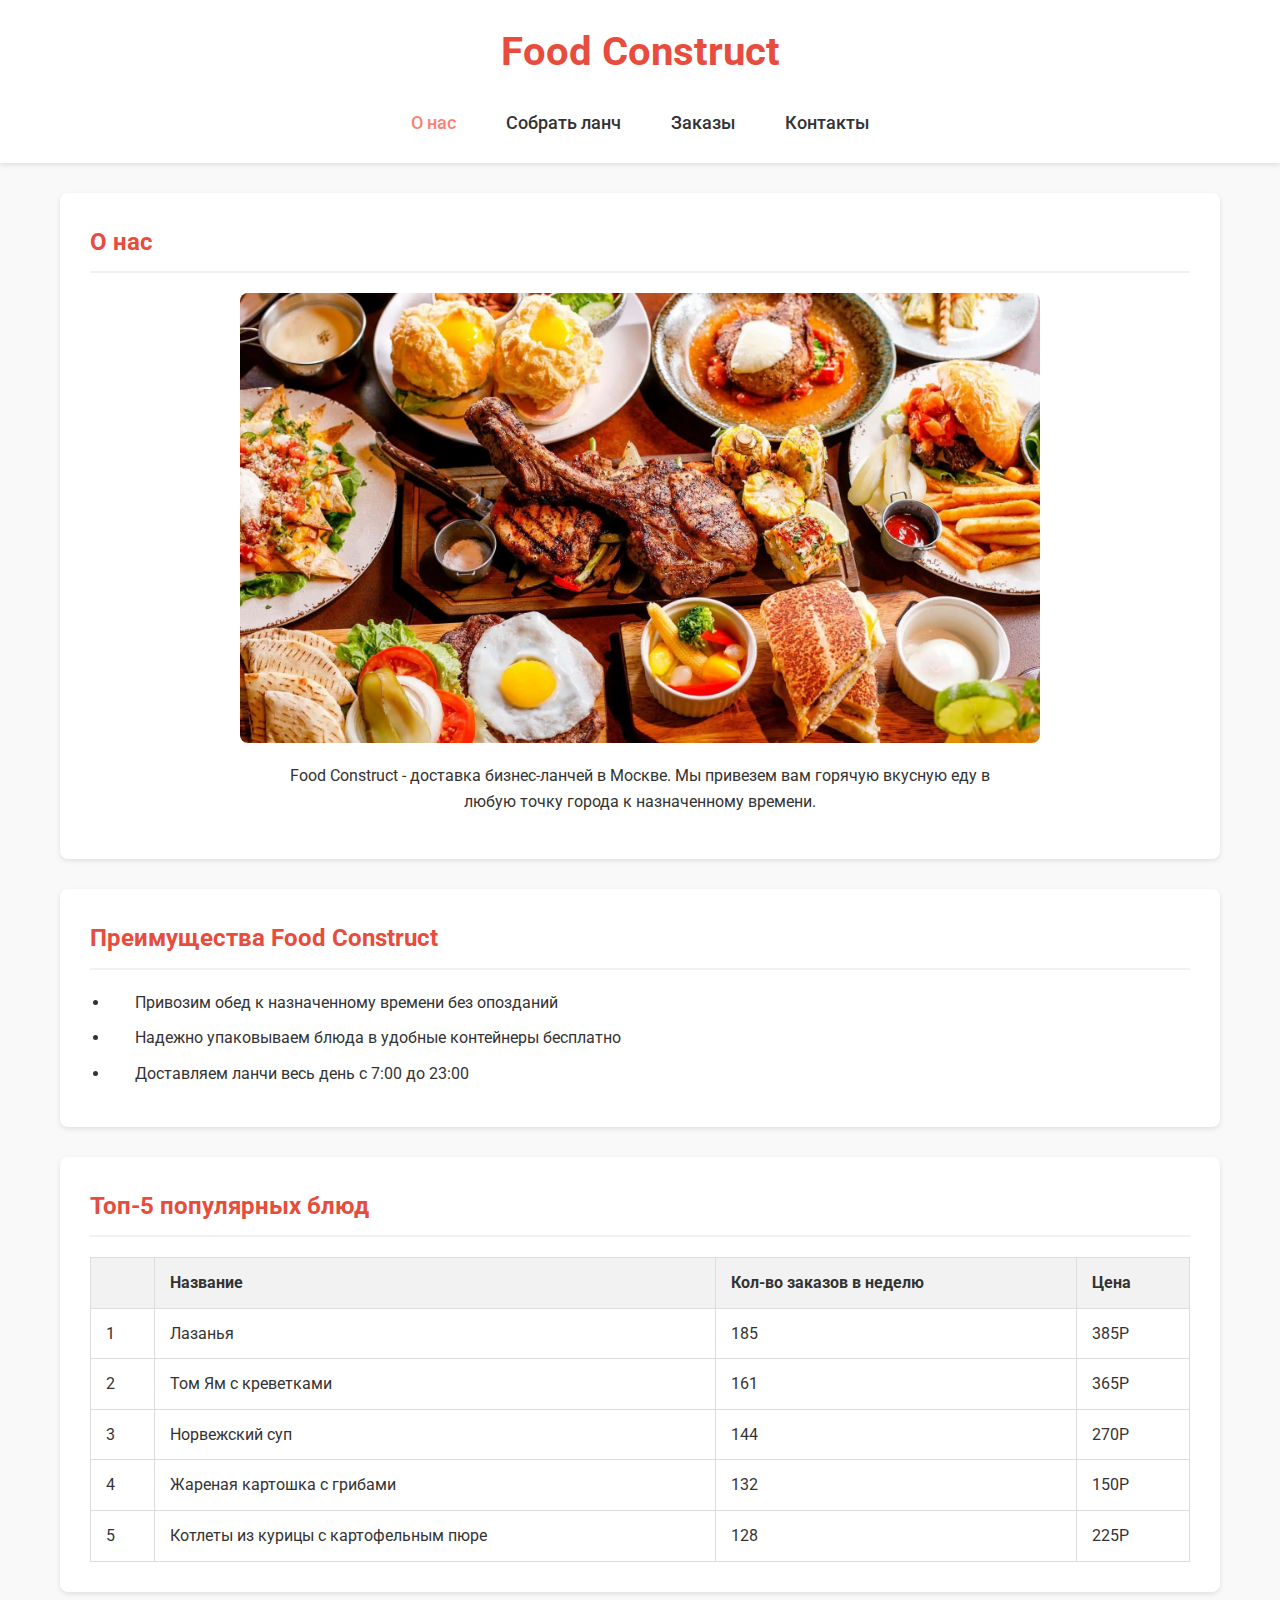
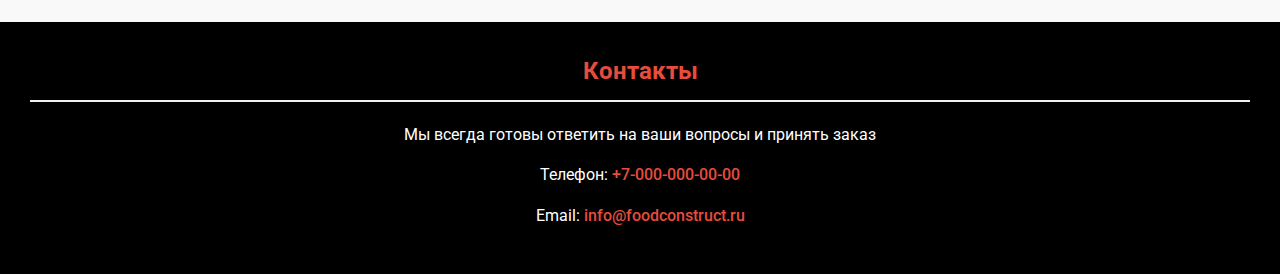
<file: index.html>
<!DOCTYPE html>
<html lang="ru">
<head>
    <meta charset="UTF-8">
    <title>Food Construct - доставка бизнес-ланчей в Москве</title>
    <link href="https://fonts.googleapis.com/css2?family=Roboto:wght@400;500;700" rel="stylesheet">
	<link rel="stylesheet" href="css/style.css">
</head>
<body>
    <header>
	<div class="header-container">
        <h1>Food Construct</h1>
        <nav>
            <a href="#" id="active">О нас</a>
            <a href="make_lunch.html">Собрать ланч</a>
            <a href="#">Заказы</a>
            <a href="#contacts">Контакты</a>
        </nav>
    </div>
	</header>
    
    <main>
        <section id="about">
            <h2>О нас</h2>
            <img src="./assets/food.png" alt="вкусная еда" width="800" height="600">
            <p>Food Construct - доставка бизнес-ланчей в Москве. Мы привезем вам горячую вкусную еду в любую точку города к назначенному времени.</p>
        </section>
        
        <section id="advantages">
            <h2>Преимущества Food Construct</h2>
            <ul>
                <li>Привозим обед к назначенному времени без опозданий</li>
                <li>Надежно упаковываем блюда в удобные контейнеры бесплатно</li>
                <li>Доставляем ланчи весь день с 7:00 до 23:00</li>
            </ul>
        </section>
        
        <section id="popular">
            <h2>Топ-5 популярных блюд</h2>
            <table>
                <thead>
                    <tr>
                        <th></th>
                        <th>Название</th>
                        <th>Кол-во заказов в неделю</th>
                        <th>Цена</th>
                    </tr>
                </thead>
                <tbody>
                    <tr>
                        <td>1</td>
                        <td>Лазанья</td>
                        <td>185</td>
                        <td>385Р</td>
                    </tr>
                    <tr>
                        <td>2</td>
                        <td>Том Ям с креветками</td>
                        <td>161</td>
                        <td>365Р</td>
                    </tr>
                    <tr>
                        <td>3</td>
                        <td>Норвежский суп</td>
                        <td>144</td>
                        <td>270Р</td>
                    </tr>
                    <tr>
                        <td>4</td>
                        <td>Жареная картошка с грибами</td>
                        <td>132</td>
                        <td>150Р</td>
                    </tr>
                    <tr>
                        <td>5</td>
                        <td>Котлеты из курицы с картофельным пюре</td>
                        <td>128</td>
                        <td>225Р</td>
                    </tr>
                </tbody>
            </table>
        </section>
    </main>
    
    <footer id="contacts">
        <h2>Контакты</h2>
        <p>Мы всегда готовы ответить на ваши вопросы и принять заказ</p>
        <div class="contact-info"> 
            <p>Телефон: <a>+7-000-000-00-00</a></p>
            <p>Email: <a>info@foodconstruct.ru</a></p>
        </div>
    </footer>
</body>
</html>
</file>
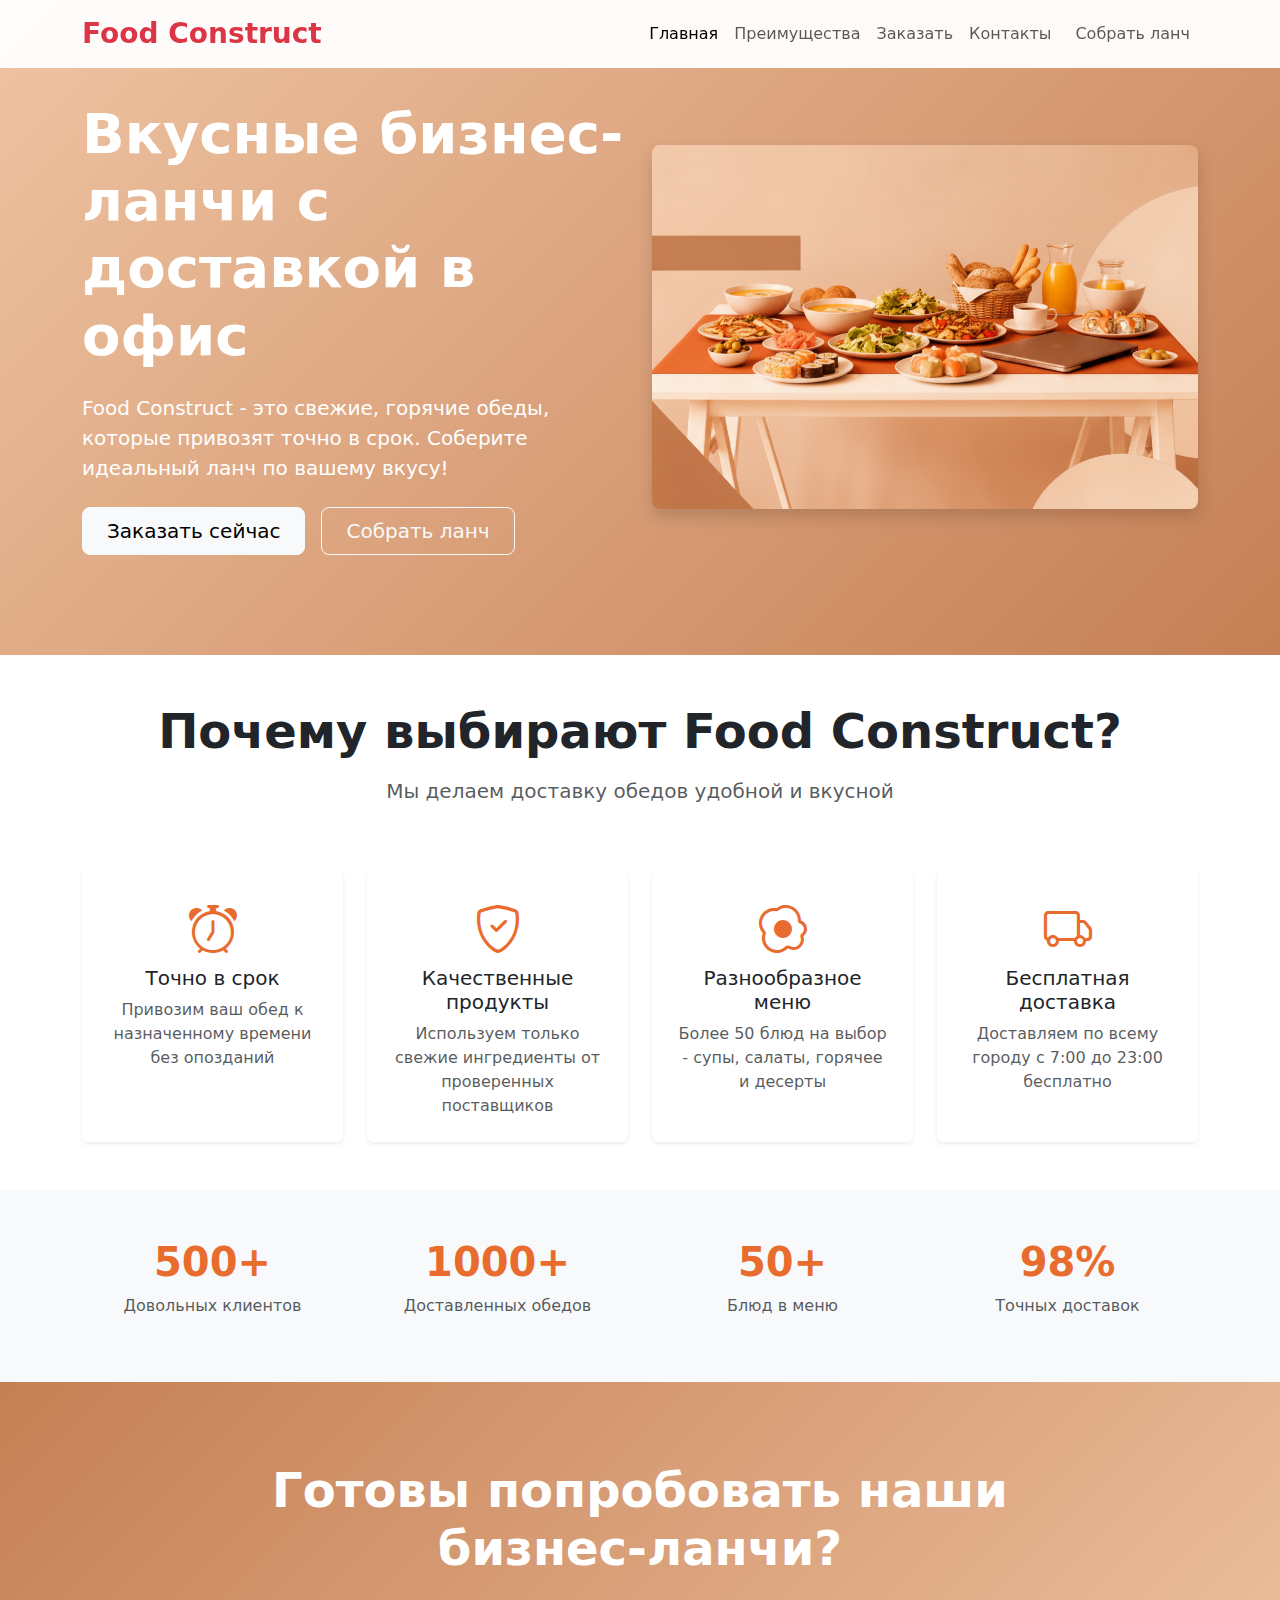
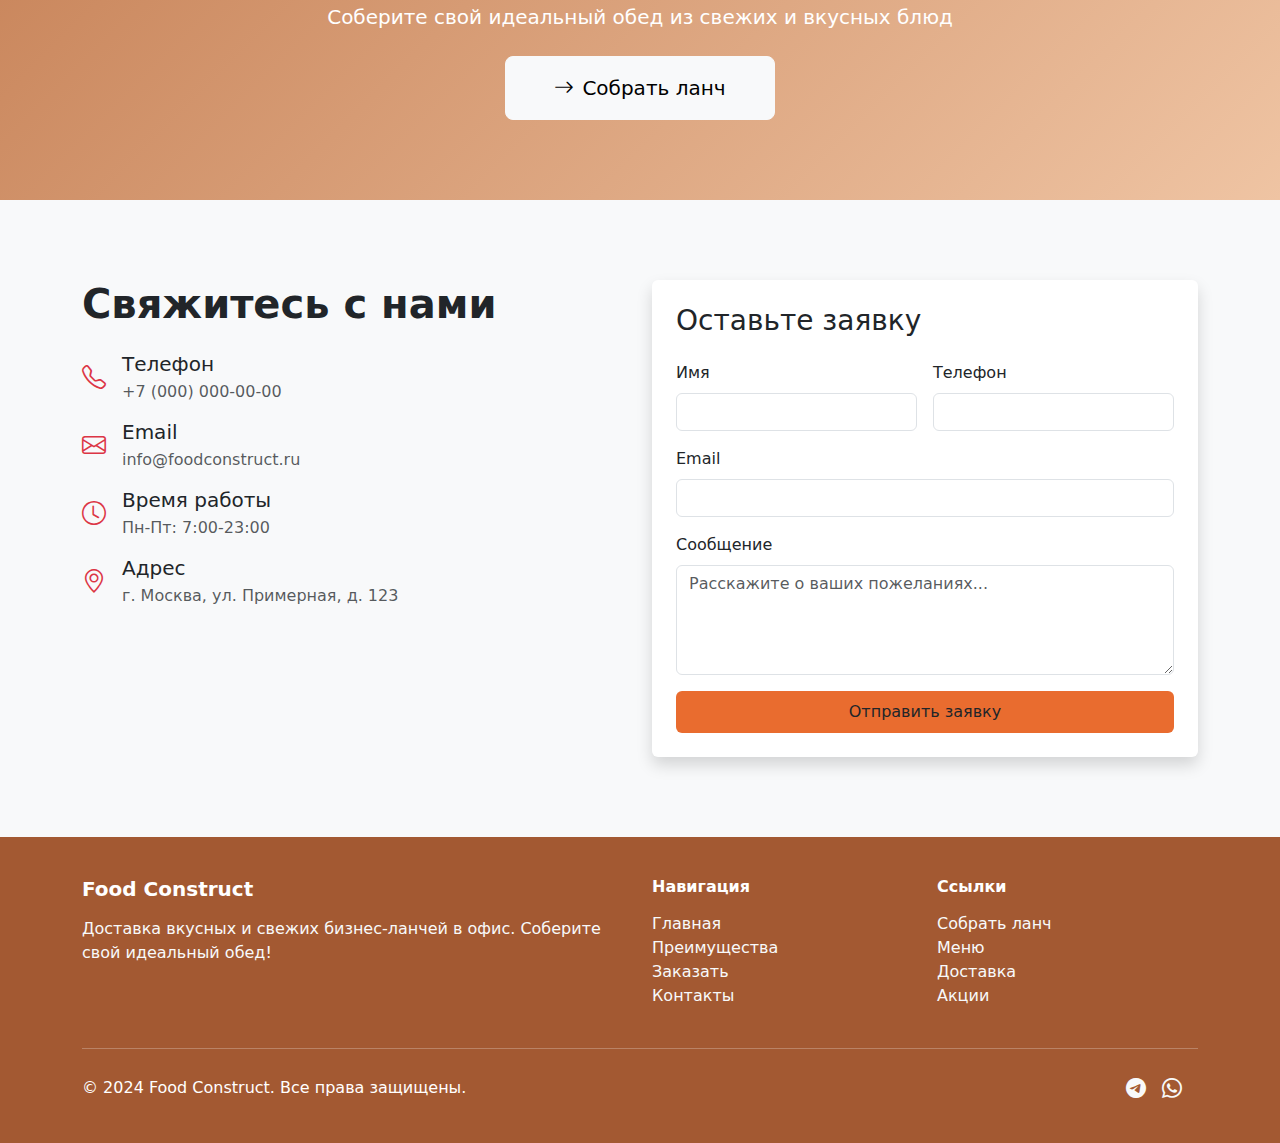
<file: landing.html>
<!DOCTYPE html>
<html lang="ru">
<head>
    <meta charset="UTF-8">
    <meta name="viewport" content="width=device-width, initial-scale=1.0">
    <title>Food Construct - Доставка бизнес-ланчей</title>

    <link href="https://cdn.jsdelivr.net/npm/bootstrap@5.3.0/dist/css/bootstrap.min.css" rel="stylesheet">

    <link rel="stylesheet" href="https://cdn.jsdelivr.net/npm/bootstrap-icons@1.10.0/font/bootstrap-icons.css">
	<link rel="stylesheet" href="./css/landing.css">

</head>
<body>
    <!-- Навигация -->
    <nav class="navbar navbar-expand-lg navbar-light navbar-custom fixed-top">
        <div class="container">
            <a class="navbar-brand fw-bold text-danger fs-3" href="#">Food Construct</a>
            <button class="navbar-toggler" type="button" data-bs-toggle="collapse" data-bs-target="#navbarNav">
                <span class="navbar-toggler-icon"></span>
            </button>
            <div class="collapse navbar-collapse" id="navbarNav">
                <ul class="navbar-nav ms-auto">
                    <li class="nav-item">
                        <a class="nav-link active" href="#hero">Главная</a>
                    </li>
                    <li class="nav-item">
                        <a class="nav-link" href="#features">Преимущества</a>
                    </li>
                    <li class="nav-item">
                        <a class="nav-link" href="#cta">Заказать</a>
                    </li>
                    <li class="nav-item">
                        <a class="nav-link" href="#contact">Контакты</a>
                    </li>
                    <li class="nav-item">
                        <a class="nav-link btn btn-outline-danger ms-2" href="make_lunch.html">Собрать ланч</a>
                    </li>
                </ul>
            </div>
        </div>
    </nav>

    <!-- Hero Section -->
    <section id="hero" class="hero-section">
        <div class="container">
            <div class="row align-items-center">
                <div class="col-lg-6">
                    <h1 class="display-4 fw-bold mb-4">Вкусные бизнес-ланчи с доставкой в офис</h1>
                    <p class="lead mb-4">Food Construct - это свежие, горячие обеды, которые привозят точно в срок. Соберите идеальный ланч по вашему вкусу!</p>
                    <div class="d-flex gap-3 flex-wrap">
                        <a href="#cta" class="btn btn-light btn-lg px-4">Заказать сейчас</a>
                        <a href="./make_lunch.html" class="btn btn-outline-light btn-lg px-4">Собрать ланч</a>
                    </div>
                </div>
                <div class="col-lg-6 text-center">
                    <img src="./assets/landing.png" 
                         alt="Бизнес-ланчи" class="img-fluid rounded-3 shadow">
                </div>
            </div>
        </div>
    </section>

    <!-- Преимущества -->
    <section id="features" class="py-5">
        <div class="container">
            <div class="row text-center mb-5">
                <div class="col-12">
                    <h2 class="display-5 fw-bold mb-3">Почему выбирают Food Construct?</h2>
                    <p class="lead text-muted">Мы делаем доставку обедов удобной и вкусной</p>
                </div>
            </div>
            
            <div class="row g-4">
                <div class="col-md-6 col-lg-3">
                    <div class="card h-100 border-0 shadow-sm card-hover">
                        <div class="card-body text-center p-4">
                            <i class="bi bi-alarm feature-icon"></i>
                            <h5 class="card-title">Точно в срок</h5>
                            <p class="card-text text-muted">Привозим ваш обед к назначенному времени без опозданий</p>
                        </div>
                    </div>
                </div>
                
                <div class="col-md-6 col-lg-3">
                    <div class="card h-100 border-0 shadow-sm card-hover">
                        <div class="card-body text-center p-4">
                            <i class="bi bi-shield-check feature-icon"></i>
                            <h5 class="card-title">Качественные продукты</h5>
                            <p class="card-text text-muted">Используем только свежие ингредиенты от проверенных поставщиков</p>
                        </div>
                    </div>
                </div>
                
                <div class="col-md-6 col-lg-3">
                    <div class="card h-100 border-0 shadow-sm card-hover">
                        <div class="card-body text-center p-4">
                            <i class="bi bi-egg-fried feature-icon"></i>
                            <h5 class="card-title">Разнообразное меню</h5>
                            <p class="card-text text-muted">Более 50 блюд на выбор - супы, салаты, горячее и десерты</p>
                        </div>
                    </div>
                </div>
                
                <div class="col-md-6 col-lg-3">
                    <div class="card h-100 border-0 shadow-sm card-hover">
                        <div class="card-body text-center p-4">
                            <i class="bi bi-truck feature-icon"></i>
                            <h5 class="card-title">Бесплатная доставка</h5>
                            <p class="card-text text-muted">Доставляем по всему городу с 7:00 до 23:00 бесплатно</p>
                        </div>
                    </div>
                </div>
            </div>
        </div>
    </section>

    <!-- Статистика -->
    <section class="py-5 bg-light">
        <div class="container">
            <div class="row text-center g-4">
                <div class="col-md-3 col-6">
                    <h3 class="fw-bold display-6 stat">500+</h3>
                    <p class="text-muted">Довольных клиентов</p>
                </div>
                <div class="col-md-3 col-6">
                    <h3 class="stat fw-bold display-6">1000+</h3>
                    <p class="text-muted">Доставленных обедов</p>
                </div>
                <div class="col-md-3 col-6">
                    <h3 class="stat fw-bold display-6">50+</h3>
                    <p class="text-muted">Блюд в меню</p>
                </div>
                <div class="col-md-3 col-6">
                    <h3 class="stat fw-bold display-6">98%</h3>
                    <p class="text-muted">Точных доставок</p>
                </div>
            </div>
        </div>
    </section>

    <!-- CTA Section -->
    <section id="cta" class="cta-section">
        <div class="container">
            <div class="row justify-content-center text-center">
                <div class="col-lg-8">
                    <h2 class="display-5 fw-bold mb-4">Готовы попробовать наши бизнес-ланчи?</h2>
                    <p class="lead mb-4">Соберите свой идеальный обед из свежих и вкусных блюд</p>
                    <a href="make_lunch.html" class="btn btn-light btn-lg px-5 py-3 fs-5">
                        <i class="bi bi-arrow-right me-2"></i>Собрать ланч
                    </a>
                </div>
            </div>
        </div>
    </section>

    <!-- Контакты и форма -->
    <section id="contact" class="contact-section">
        <div class="container">
            <div class="row">
                <div class="col-lg-6 mb-4 mb-lg-0">
                    <h2 class="display-6 fw-bold mb-4">Свяжитесь с нами</h2>
                    <div class="row g-3">
                        <div class="col-12">
                            <div class="d-flex align-items-center">
                                <i class="bi bi-telephone text-danger fs-4 me-3"></i>
                                <div>
                                    <h5 class="mb-1">Телефон</h5>
                                    <p class="text-muted mb-0">+7 (000) 000-00-00</p>
                                </div>
                            </div>
                        </div>
                        <div class="col-12">
                            <div class="d-flex align-items-center">
                                <i class="bi bi-envelope text-danger fs-4 me-3"></i>
                                <div>
                                    <h5 class="mb-1">Email</h5>
                                    <p class="text-muted mb-0">info@foodconstruct.ru</p>
                                </div>
                            </div>
                        </div>
                        <div class="col-12">
                            <div class="d-flex align-items-center">
                                <i class="bi bi-clock text-danger fs-4 me-3"></i>
                                <div>
                                    <h5 class="mb-1">Время работы</h5>
                                    <p class="text-muted mb-0">Пн-Пт: 7:00-23:00</p>
                                </div>
                            </div>
                        </div>
                        <div class="col-12">
                            <div class="d-flex align-items-center">
                                <i class="bi bi-geo-alt text-danger fs-4 me-3"></i>
                                <div>
                                    <h5 class="mb-1">Адрес</h5>
                                    <p class="text-muted mb-0">г. Москва, ул. Примерная, д. 123</p>
                                </div>
                            </div>
                        </div>
                    </div>
                </div>
                
                <div class="col-lg-6">
                    <div class="card shadow border-0">
                        <div class="card-body p-4">
                            <h3 class="card-title mb-4">Оставьте заявку</h3>
                            <form>
                                <div class="row g-3">
                                    <div class="col-md-6">
                                        <label for="name" class="form-label">Имя</label>
                                        <input type="text" class="form-control" id="name" required>
                                    </div>
                                    <div class="col-md-6">
                                        <label for="phone" class="form-label">Телефон</label>
                                        <input type="tel" class="form-control" id="phone" required>
                                    </div>
                                    <div class="col-12">
                                        <label for="email" class="form-label">Email</label>
                                        <input type="email" class="form-control" id="email" required>
                                    </div>
                                    <div class="col-12">
                                        <label for="message" class="form-label">Сообщение</label>
                                        <textarea class="form-control" id="message" rows="4" placeholder="Расскажите о ваших пожеланиях..."></textarea>
                                    </div>
                                    <div class="col-12">
                                        <button type="submit" class="btn btn-stat w-100 py-2">Отправить заявку</button>
                                    </div>
                                </div>
                            </form>
                        </div>
                    </div>
                </div>
            </div>
        </div>
    </section>

    <!-- Футер -->
    <footer class="footer">
        <div class="container">
            <div class="row">
                <div class="col-lg-6 mb-4 mb-lg-0">
                    <h5 class="fw-bold mb-3">Food Construct</h5>
                    <p class="text-light">Доставка вкусных и свежих бизнес-ланчей в офис. Соберите свой идеальный обед!</p>
                </div>
                <div class="col-lg-3 col-6 mb-4 mb-lg-0">
                    <h6 class="fw-bold mb-3">Навигация</h6>
                    <ul class="list-unstyled">
                        <li><a href="#hero" class="text-light text-decoration-none">Главная</a></li>
                        <li><a href="#features" class="text-light text-decoration-none">Преимущества</a></li>
                        <li><a href="#cta" class="text-light text-decoration-none">Заказать</a></li>
                        <li><a href="#contact" class="text-light text-decoration-none">Контакты</a></li>
                    </ul>
                </div>
                <div class="col-lg-3 col-6">
                    <h6 class="fw-bold mb-3">Ссылки</h6>
                    <ul class="list-unstyled">
                        <li><a href="make_lunch.html" class="text-light text-decoration-none">Собрать ланч</a></li>
                        <li><a href="#" class="text-light text-decoration-none">Меню</a></li>
                        <li><a href="#" class="text-light text-decoration-none">Доставка</a></li>
                        <li><a href="#" class="text-light text-decoration-none">Акции</a></li>
                    </ul>
                </div>
            </div>
            <hr class="my-4 bg-light">
            <div class="row align-items-center">
                <div class="col-md-6">
                    <p class="mb-0">&copy; 2024 Food Construct. Все права защищены.</p>
                </div>
                <div class="col-md-6 text-md-end">
                    <div class="d-flex gap-3 justify-content-md-end justify-content-start">
                        <a href="#" class="text-light fs-5"><i class="bi bi-telegram"></i></a>
                        <a href="#" class="text-light fs-5"><i class="bi bi-whatsapp"></i></a>
                        <a href="#" class="text-light fs-5"><i class="bi bi-vk"></i></a>
                    </div>
                </div>
            </div>
        </div>
    </footer>

    <!-- Bootstrap JS -->
    <script src="https://cdn.jsdelivr.net/npm/bootstrap@5.3.0/dist/js/bootstrap.bundle.min.js"></script>
</body>
</html>
</file>
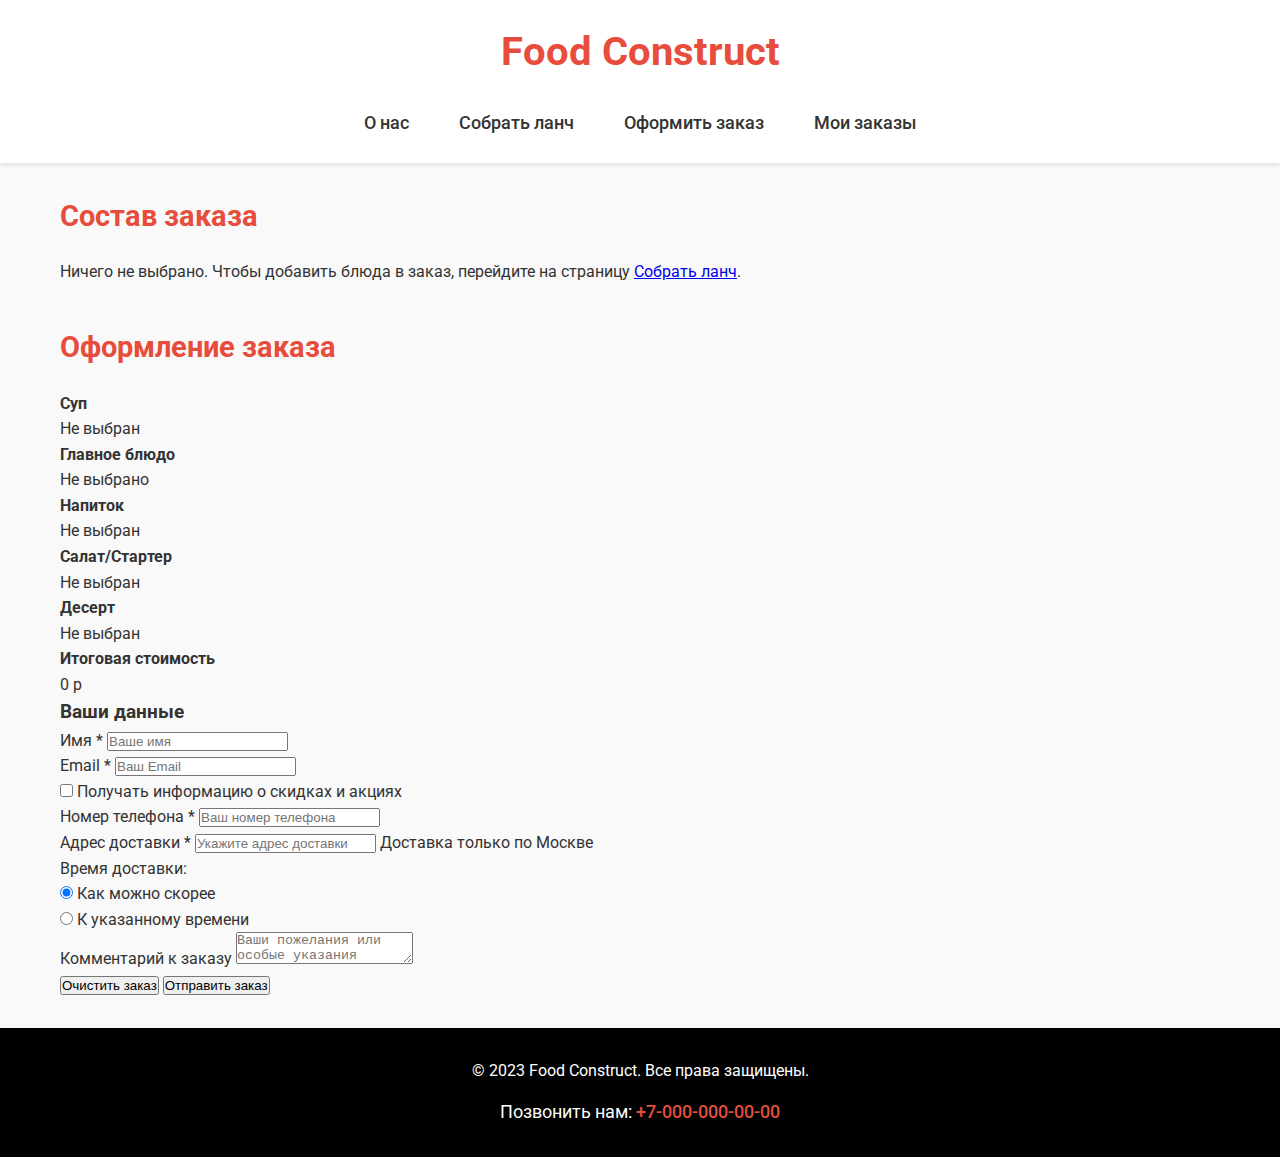
<file: order.html>
<!DOCTYPE html>
<html lang="ru">
<head>
    <meta charset="UTF-8">
    <meta name="viewport" content="width=device-width, initial-scale=1.0">
    <title>Food Construct - Оформить заказ</title>
    <link href="https://fonts.googleapis.com/css2?family=Roboto:wght@400;500;700" rel="stylesheet">
    <link rel="stylesheet" href="css/make_lunch.css">
</head>
<body>
    <header>
        <div class="header-container">
            <h1>Food Construct</h1>
            <nav>
				<a href="index.html">О нас</a>
				<a href="make_lunch.html">Собрать ланч</a>
				<a href="order.html">Оформить заказ</a>
				<a href="orders.html">Мои заказы</a>
			</nav>
        </div>
    </header>

    <main>
        <section class="order-composition">
            <h2 class="Horder">Состав заказа</h2>
            <div id="orderItems" class="dishes-container">
            </div>
            <div id="emptyOrder" class="empty-order">
                <p>Ничего не выбрано. Чтобы добавить блюда в заказ, перейдите на страницу <a href="make_lunch.html">Собрать ланч</a>.</p>
            </div>
        </section>
		<h2 class="Horder">Оформление заказа</h2>
        
        <form id="form" method="POST">
            <div class="order-section">
                <div class="order-form" id="OrderSoup">
                    <label for="soup" style="font-weight: bold;">Суп </label>
                    <p id="soup">Не выбран</p>
                    <input type='hidden' id="BuySoup" name="soup_id" value="">
                </div>
                <div class="order-form" id="OrderMain">
                    <label for="bludo" style="font-weight: bold;">Главное блюдо</label>
                    <p id="bludo">Не выбрано</p>
                    <input type='hidden' id="BuyMain" name="main_course_id" value="">
                </div>
                <div class="order-form" id="OrderDrink">
                    <label for="drink" style="font-weight: bold;">Напиток</label>
                    <p id="drink">Не выбран</p>
                    <input type='hidden' id="BuyDrink" name="drink_id" value="">
                </div>
                <div class="order-form" id="OrderSalad">
                    <label for="salad" style="font-weight: bold;">Салат/Стартер</label>
                    <p id="salad">Не выбран</p>
                    <input type='hidden' id="BuySalad" name="salad_id" value="">
                </div>
                <div class="order-form" id="OrderDessert">
                    <label for="dessert" style="font-weight: bold;">Десерт</label>
                    <p id="dessert">Не выбран</p>
                    <input type='hidden' id="BuyDessert" name="dessert_id" value="">
                </div>
                <div class="order-form" id="OrderCost">
                    <label for="cost" style="font-weight: bold;">Итоговая стоимость</label>
                    <p id="cost">0 р</p>
                </div>
            </div>
            <div class="order-section">
                <div class="customer-data">
                    <h3>Ваши данные</h3>
                    <div class="order-form">
                        <label for="name">Имя *</label>
                        <input type="text" id="name" name="full_name" required placeholder="Ваше имя">
                    </div>
                    <div class="order-form">
                        <label for="email">Email *</label>
                        <input type="email" id="email" name="email" required placeholder="Ваш Email">
                    </div>
                    <div class="checkbox-form">
                        <input type="checkbox" name="subscribe" id="subscribe" value="1">
                        <label for="subscribe">Получать информацию о скидках и акциях</label>
                    </div>
                    <div class="order-form">
                        <label for="phone">Номер телефона *</label>
                        <input type="tel" id="phone" name="phone" required placeholder="Ваш номер телефона">
                    </div>
                    <div class="order-form">
                        <label for="address">Адрес доставки *</label>
                        <input type="text" id="address" name="delivery_address" required placeholder="Укажите адрес доставки">
                        <label for="address" class="deliverMoscow">Доставка только по Москве</label>
                    </div>
                    
                    <div class="form-group">
                        <label>Время доставки:</label>
                        <div class="radio-option">
                            <input type="radio" id="time-asap" name="delivery_type" value="now" checked>
                            <label for="time-asap">Как можно скорее</label>
                        </div>
                        <div class="radio-option">
                            <input type="radio" id="time-specified" name="delivery_type" value="by_time">
                            <label for="time-specified">К указанному времени</label>
                        </div>
                        <div id="delivery-time-container" style="display: none;">
                            <label for="delivery-time">Укажите время доставки</label>
                            <input type="time" id="delivery-time" name="delivery_time" min="07:00" max="23:00" step="300">
                        </div>
                    </div>
                    
                    <div class="order-form">
                        <label for="comment">Комментарий к заказу</label>
                        <textarea id="comment" name="comment" placeholder="Ваши пожелания или особые указания"></textarea>
                    </div>
                    
                    <div class="buttons"> 
                        <button class="reset-button" type="button" id="resetOrder">Очистить заказ</button>
                        <button class="submit-button" type="button" id="submitOrderBtn">Отправить заказ</button>
                    </div>
                </div>
            </div>
        </form>
    </main>

    <footer>
        <p>© 2023 Food Construct. Все права защищены.</p>
        <div class="contact-info">
            <p>Позвонить нам: <a href="tel:+70000000000">+7-000-000-00-00</a></p>
        </div>
    </footer>

    <script src="./scripts/storage.js"></script>
    <script src="./scripts/validation.js"></script>
    <script src="./scripts/dishes.js"></script>
    <script src="./scripts/order-page.js"></script>
</body>
</html>
</file>
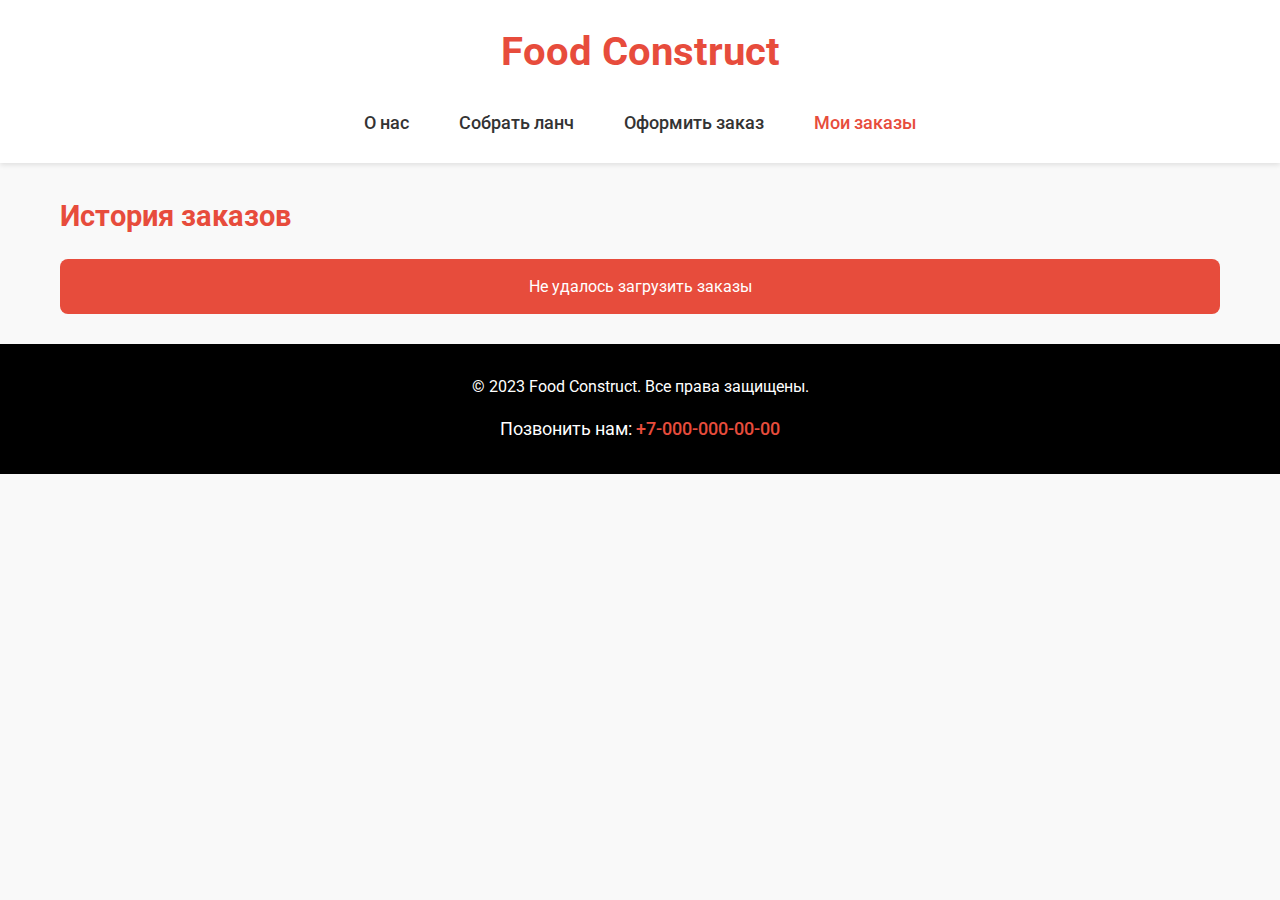
<file: orders.html>
<!DOCTYPE html>
<html lang="ru">
<head>
    <meta charset="UTF-8">
    <meta name="viewport" content="width=device-width, initial-scale=1.0">
    <title>Food Construct - Мои заказы</title>
    <link href="https://fonts.googleapis.com/css2?family=Roboto:wght@400;500;700" rel="stylesheet">
    <link rel="stylesheet" href="https://cdn.jsdelivr.net/npm/bootstrap-icons@1.10.0/font/bootstrap-icons.css">
    <link rel="stylesheet" href="css/make_lunch.css">
    <link rel="stylesheet" href="css/orders.css">
</head>
<body>
    <header>
        <div class="header-container">
            <h1>Food Construct</h1>
            <nav>
                <a href="index.html">О нас</a>
                <a href="make_lunch.html">Собрать ланч</a>
                <a href="order.html">Оформить заказ</a>
                <a href="#" id="active">Мои заказы</a>
            </nav>
        </div>
    </header>

    <main class="orders-container">
        <h2>История заказов</h2>
        
        <div id="loadingMessage" class="loading">
            <p>Загрузка заказов...</p>
        </div>
        
        <div id="errorMessage" class="error-message" style="display: none;">
            Ошибка загрузки заказов
        </div>
        
        <div id="ordersList"></div>
    </main>

    <!-- Модальное окно просмотра заказа -->
    <div id="viewModal" class="modal-overlay">
        <div class="modal">
            <button class="modal-close" onclick="closeModal('viewModal')">&times;</button>
            <h3 class="modal-title">Детали заказа</h3>
            <div id="viewModalContent" class="modal-content">
                <!-- Контент будет заполнен JavaScript -->
            </div>
            <div class="modal-actions">
                <button class="btn btn-primary" onclick="closeModal('viewModal')">Ок</button>
            </div>
        </div>
    </div>

    <!-- Модальное окно редактирования заказа -->
    <div id="editModal" class="modal-overlay">
        <div class="modal">
            <button class="modal-close" onclick="closeModal('editModal')">&times;</button>
            <h3 class="modal-title">Редактирование заказа</h3>
            <form id="editOrderForm">
                <div id="editModalContent" class="modal-content">
                    <!-- Контент будет заполнен JavaScript -->
                </div>
                <div class="modal-actions">
                    <button type="button" class="btn btn-secondary" onclick="closeModal('editModal')">Отмена</button>
                    <button type="submit" class="btn btn-primary">Сохранить</button>
                </div>
            </form>
        </div>
    </div>

    <!-- Модальное окно удаления заказа -->
    <div id="deleteModal" class="modal-overlay">
        <div class="modal">
            <button class="modal-close" onclick="closeModal('deleteModal')">&times;</button>
            <h3 class="modal-title">Удаление заказа</h3>
            <div class="modal-content">
                <p>Вы уверены, что хотите удалить этот заказ? Это действие нельзя отменить.</p>
            </div>
            <div class="modal-actions">
                <button class="btn btn-secondary" onclick="closeModal('deleteModal')">Отмена</button>
                <button class="btn btn-danger" id="confirmDeleteBtn">Да, удалить</button>
            </div>
        </div>
    </div>

    <footer>
        <p>© 2023 Food Construct. Все права защищены.</p>
        <div class="contact-info">
            <p>Позвонить нам: <a href="tel:+70000000000">+7-000-000-00-00</a></p>
        </div>
    </footer>

    <script src="./scripts/orders.js"></script>
</body>
</html>
</file>
<file: css/style.css>
* {
            box-sizing: border-box;
            margin: 0;
            padding: 0;
        }
        
        body {
            font-family: 'Roboto', sans-serif;
            line-height: 1.6;
            color: #333;
            background-color: #f9f9f9;
        }
        
        header {
            background-color: #fff;
            padding: 20px;
            box-shadow: 0 2px 5px rgba(0,0,0,0.1);
        }
        .header-container {
            max-width: 1200px;
            margin: 0 auto;
            display: flex;
            flex-direction: column;
            align-items: center;
        }
		
        h1 {
            color: #e74c3c;
            margin-bottom: 20px;
            text-align: center;
            font-size: 2.5rem;
        }
        
        nav {
            display: flex;
            justify-content: center;
            gap: 30px;
            flex-wrap: wrap;
        }
        
        nav a {
            text-decoration: none;
            color: #333;
            font-weight: 500;
            font-size: 18px;
            padding: 5px 10px;
        }
        
        nav a:hover {
            color: #e74c3c;
        }
        
        main {
            max-width: 1200px;
            margin: 30px auto;
            padding: 0 20px;
        }
        
        section {
            background-color: #fff;
            padding: 30px;
            margin-bottom: 30px;
            border-radius: 8px;
            box-shadow: 0 2px 5px rgba(0,0,0,0.1);
        }
        
        h2 {
            color: #e74c3c;
            margin-bottom: 20px;
            border-bottom: 2px solid #f1f1f1;
            padding-bottom: 10px;
        }
        
        p {
            margin-bottom: 15px;
            font-size: 16px;
			text-align: center;
			margin-left: 200px;
			margin-right: 200px;
        }
        
        img {
            max-width: 100%;
            height: auto;
            display: block;
            margin: 20px auto;
            border-radius: 8px;
        }
        
        ul {
            padding-left: 20px;
        }
        
        ul li {
            margin-bottom: 10px;
            position: absolut;
            padding-left: 25px;
        }
        
        table {
            width: 100%;
            border-collapse: collapse;
            margin-top: 20px;
        }
        
        table, th, td {
            border: 1px solid #ddd;
        }
        
        th, td {
            padding: 12px 15px;
            text-align: left;
        }
        
        th {
            background-color: #f2f2f2;
            font-weight: 700;
        }
        
        footer {
            background-color: black;
            color: white;
            padding: 30px;
            text-align: center;
        }
        
        footer a {
            color: #e74c3c;
            text-decoration: none;
            font-weight: 500;
        }
        
        footer a:hover {
            color: #ff7f70;
        }
        
        .contact-info {
            font-size: 18px;
            margin-top: 15px;
        }
		#active{
			color: #ff7f70;
		}
		
		/* Медиа-запрос для ≤800px */
        @media (max-width: 800px) {
            .about-image img {
                width: 500px;
            }
            
            nav {
                justify-content: space-between;
            }
            
            h1 {
                text-align: center;
            }
        }
        
        @media (max-width: 600px) {
            nav {
                flex-direction: column;
                align-items: center;
                gap: 15px;
            }
            
            nav a {
                font-size: 22px;
            }
            
            .about-content {
                flex-direction: column;
            }
            
            .about-image img {
                width: 100%;
            }
            
            table {
                font-size: 14px;
        }
        
        @media (max-width: 400px) {
            table {
                font-size: 12px; 
            }
            
            nav a {
                font-size: 20px;
            }
        }
</file>
<file: css/landing.css>
.hero-section {
            background: linear-gradient(135deg, rgba(239, 196, 163, 1) 0%, rgba(197, 127, 84, 1) 100%);
            color: white;
            padding: 100px 0;
        }
        
        .feature-icon {
            font-size: 3rem;
            color: rgba(233, 108, 47, 1);
            margin-bottom: 1rem;
        }
        
        .cta-section {
            background: linear-gradient(135deg, rgba(197, 127, 84, 1) 0%, rgba(239, 196, 163, 1) 100%);
            color: white;
            padding: 80px 0;
        }
        
        .contact-section {
            background: #f8f9fa;
            padding: 80px 0;
        }
        
        .card-hover {
            transition: transform 0.3s ease;
        }
        
        .card-hover:hover {
            transform: translateY(-5px);
            box-shadow: 0 10px 25px rgba(0,0,0,0.1);
        }
        
        .btn-custom {
            background: #f44336;
            border: none;
            padding: 12px 30px;
            font-size: 1.1rem;
            transition: all 0.3s ease;
        }
        
        .btn-custom:hover {
            background: #d32f2f;
            transform: translateY(-2px);
        }
        
        .navbar-custom {
            background: rgba(255,255,255,0.95);
        }
        
        .footer {
            background: rgba(163, 89, 50, 1);
            color: white;
            padding: 40px 0;
        }
		
		.stat{
			color: rgba(233, 108, 47, 1);
		}
		.btn-stat{
			background: rgba(233, 108, 47, 1);
		}
</file>
<file: css/make_lunch.css>
* {
            box-sizing: border-box;
            margin: 0;
            padding: 0;
        }
        
        body {
            font-family: 'Roboto', sans-serif;
            line-height: 1.6;
            color: #333;
            background-color: #f9f9f9;
        }
        
        header {
            background-color: #fff;
            padding: 20px;
            box-shadow: 0 2px 5px rgba(0,0,0,0.1);
        }
        
        .header-container {
            max-width: 1200px;
            margin: 0 auto;
            display: flex;
            flex-direction: column;
            align-items: center;
        }
        
        h1 {
            color: #e74c3c;
            margin-bottom: 20px;
            text-align: center;
            font-size: 2.5rem	
        }
        
        nav {
            display: flex;
            justify-content: center;
            gap: 30px;
            flex-wrap: wrap;
        }
        
        nav a {
            text-decoration: none;
            color: #333;
            font-weight: 500;
            font-size: 18px;
            padding: 5px 10px;
        }
        
        nav a:hover {
            color: #e74c3c;
        }
        
        #active {
            color: #e74c3c;
        }
        
        main {
            max-width: 1200px;
            margin: 30px auto;
            padding: 0 20px;
            flex: 1;
        }
        
        section {
            margin-bottom: 40px;
        }
        
        h2 {
            color: #e74c3c;
            margin-bottom: 20px;
            font-size: 1.8rem;
            text-align: left;
        }
        
        .dishes-container {
            display: grid;
            grid-template-columns: repeat(3, 1fr);
            gap: 10px;
        }
        
        .dish {
            background-color: white;
            padding: 30px 40px;
            border-radius: 35px;
            cursor: pointer;
            display: flex;
            flex-direction: column;
            filter: drop-shadow(17px 19px 24px rgba(0, 0, 0, 0.13));
        }
        
        .dish:hover {
            border: 2px solid #e74c3c;
        }
        
        .dish:hover button {
            background-color: #e74c3c;
            color: white;
        }
        
        .dish img {
            width: 100%;
            border-radius: 35px;
            margin-bottom: 15px;
        }
		
        .price {
            font-size: 1.4rem;
            font-weight: 700;
            margin-bottom: 5px;
        }
        
        .name {
            font-size: 1.2rem;
            font-weight: 500;
            margin-bottom: 5px;
        }
        
        .weight {
            color: #777;
            margin-bottom: 15px;
        }
        
        .dish button {
            background-color: #f1eee9;
            border: none;
            padding: 10px 30px;
            border-radius: 10px;
            cursor: pointer;
            margin-top: auto;
            font-weight: 500;
        }
        
        footer {
            background-color: black;
            color: white;
            padding: 30px;
            text-align: center;
            margin-top: auto;
        }
        
        footer a {
            color: #e74c3c;
            text-decoration: none;
            font-weight: 500;
        }
        
        footer a:hover {
            color: #ff7f70;
        }
        
        .contact-info {
            font-size: 18px;
            margin-top: 15px;
        }
        
        @media (max-width: 800px) {
            .dishes-container {
                grid-template-columns: repeat(2, 1fr);
            }
            
            nav {
                justify-content: space-between;
                width: 100%;
            }
            
            h1, h2 {
                text-align: center;
            }
        }
        
        @media (max-width: 600px) {
            .dishes-container {
                grid-template-columns: 1fr;
            }
            
            nav {
                flex-direction: column;
                align-items: center;
                gap: 15px;
            }
            
            nav a {
                font-size: 22px;
            }
        }
</file>
<file: css/orders.css>
.orders-container {
    max-width: 1200px;
    margin: 30px auto;
    padding: 0 20px;
}

.order-card {
    background: white;
    border-radius: 15px;
    padding: 25px;
    margin-bottom: 20px;
    box-shadow: 0 4px 15px rgba(0,0,0,0.1);
    border-left: 5px solid #e74c3c;
}

.order-header {
    display: flex;
    justify-content: space-between;
    align-items: center;
    margin-bottom: 15px;
    padding-bottom: 15px;
    border-bottom: 1px solid #eee;
}

.order-number {
    font-size: 1.3rem;
    font-weight: bold;
    color: #e74c3c;
}

.order-date {
    color: #666;
    font-size: 0.9rem;
}

.order-content {
    display: grid;
    grid-template-columns: 2fr 1fr 1fr;
    gap: 20px;
    margin-bottom: 20px;
}

.order-dishes {
    color: #333;
}

.order-cost {
    font-weight: bold;
    font-size: 1.2rem;
    color: #e74c3c;
}

.order-delivery-time {
    color: #666;
}

.order-actions {
    display: flex;
    gap: 10px;
    justify-content: flex-end;
}

.action-btn {
    background: none;
    border: none;
    cursor: pointer;
    padding: 8px 12px;
    border-radius: 5px;
    transition: background-color 0.3s;
    font-size: 1.1rem;
}

.view-btn { color: #3498db; }
.edit-btn { color: #f39c12; }
.delete-btn { color: #e74c3c; }

.action-btn:hover {
    background-color: #f8f9fa;
}

/* Модальные окна */
.modal-overlay {
    position: fixed;
    top: 0;
    left: 0;
    width: 100%;
    height: 100%;
    background: rgba(0,0,0,0.5);
    display: none;
    justify-content: center;
    align-items: center;
    z-index: 1000;
}

.modal {
    background: white;
    border-radius: 15px;
    padding: 30px;
    max-width: 600px;
    width: 90%;
    max-height: 80vh;
    overflow-y: auto;
    position: relative;
}

.modal-close {
    position: absolute;
    top: 15px;
    right: 15px;
    background: none;
    border: none;
    font-size: 1.5rem;
    cursor: pointer;
    color: #666;
}

.modal-close:hover {
    color: #e74c3c;
}

.modal-title {
    color: #e74c3c;
    margin-bottom: 20px;
    font-size: 1.5rem;
}

.modal-content {
    margin-bottom: 25px;
}

.modal-field {
    margin-bottom: 15px;
    padding: 10px;
    background: #f8f9fa;
    border-radius: 8px;
}

.modal-field label {
    display: block;
    font-weight: bold;
    margin-bottom: 5px;
    color: #333;
}

.modal-field input,
.modal-field textarea,
.modal-field select {
    width: 100%;
    padding: 8px;
    border: 1px solid #ddd;
    border-radius: 5px;
    font-family: inherit;
}

.modal-field textarea {
    min-height: 80px;
    resize: vertical;
}

.modal-actions {
    display: flex;
    gap: 10px;
    justify-content: flex-end;
}

.btn {
    padding: 10px 20px;
    border: none;
    border-radius: 8px;
    cursor: pointer;
    font-weight: 500;
    transition: all 0.3s;
}

.btn-primary {
    background: #e74c3c;
    color: white;
}

.btn-primary:hover {
    background: #c0392b;
}

.btn-secondary {
    background: #95a5a6;
    color: white;
}

.btn-secondary:hover {
    background: #7f8c8d;
}

.btn-danger {
    background: #e74c3c;
    color: white;
}

.btn-danger:hover {
    background: #c0392b;
}

.dishes-list {
    margin-top: 10px;
}

.dish-item {
    padding: 5px 0;
    border-bottom: 1px solid #eee;
}

.dish-item:last-child {
    border-bottom: none;
}

.loading {
    text-align: center;
    padding: 40px;
    color: #666;
}

.error-message {
    background: #e74c3c;
    color: white;
    padding: 15px;
    border-radius: 8px;
    margin-bottom: 20px;
    text-align: center;
}

.success-message {
    background: #27ae60;
    color: white;
    padding: 15px;
    border-radius: 8px;
    margin-bottom: 20px;
    text-align: center;
}

@media (max-width: 768px) {
    .order-content {
        grid-template-columns: 1fr;
        gap: 10px;
    }

    .order-actions {
        justify-content: center;
    }
}
</file>
